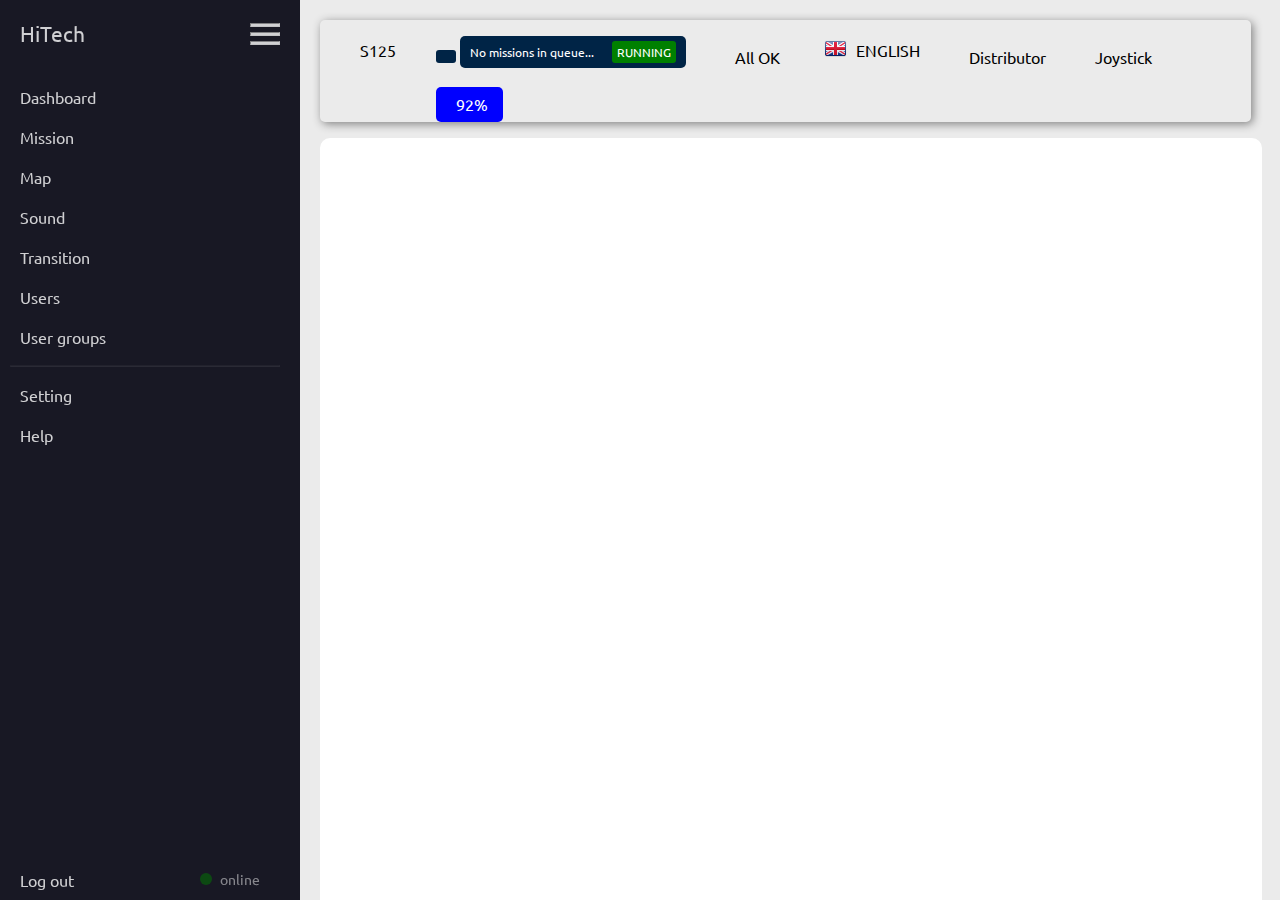
<file: index.html>
<!DOCTYPE html>
<html lang="en">
<head>
    <meta charset="UTF-8">
    <meta http-equiv="X-UA-Compatible" content="IE=edge">
    <meta name="viewport" content="width=device-width, initial-scale=1.0">
    <title>Dashboard</title>
    <link rel="stylesheet" href="https://cdnjs.cloudflare.com/ajax/libs/font-awesome/6.0.0-beta3/css/all.min.css" integrity="sha512-Fo3rlrZj/k7ujTnHg4CGR2D7kSs0v4LLanw2qksYuRlEzO+tcaEPQogQ0KaoGN26/zrn20ImR1DfuLWnOo7aBA==" crossorigin="anonymous" referrerpolicy="no-referrer" />
    <link rel="preconnect" href="https://fonts.googleapis.com">
    <link rel="preconnect" href="https://fonts.gstatic.com" crossorigin>
    <link href="https://fonts.googleapis.com/css2?family=Readex+Pro:wght@300&family=Ubuntu&display=swap" rel="stylesheet">
    <link rel="stylesheet" href="./assets/style.css">
</head>
<body>
    <nav class="vertical-menu-wrapper">
        <div class="vertical-menu-logo">
          <div>HiTech</div>
          <span id="open-menu-btn" class="open-menu-btn"><hr><hr><hr></span>
        </div>
        <ul class="vertical-menu">
          <li>Dashboard</li>
          <li>
              <a href="mission.html">Mission</a>
          </li>
          <li>Map</li>
          <li>Sound</li>
          <li>Transition</li>
          <li>Users</li>
          <li>User groups</li>
          <hr />
          <li>Setting</li>
          <li>Help</li>
          <li id="user-info">Log out<span>online</span></li>
        </ul>
    </nav>
    <div class="content-wrapper">
        <div class="header-hor">
            <div class="menu">
                <ul>
                    <li>
                        <a href="">
                            S125
                        </a>
                    </li>
                    <div>
                        <li class="queue-mission">
                            <button id="button-queue"><i style="color: white;" id="button-queue-i" class="fas fa-pause"></i></button>
                            <span class="status-header__all">
                                No missions in queue...
                                <span class="status-header">RUNNING</span>
                            </span>
                        </li>
                        <li>
                            <a id="ok-queue" class="ok-queue" href="#">
                                <i id="ok-queue-itag" style="color: green; margin-right: 5px;" class="fas fa-check"></i>
                                <span>All OK</span>
                            </a>
                        </li>
                        <li class="language">
                            <a href="#">
                                <img id="language-img" style="margin-right: 5px;" src="./assets/flags/GB.png" alt="">
                                <span id="language-txt">ENGLISH</span>
                            </a>
                            <div class="language-sub">
                                <div onclick="changeLang(this)">
                                    <img style="margin-right: 5px;" src="./assets/flags/GB.png" alt="">
                                    <span>ENGLISH</span>
                                </div>
                                <div onclick="changeLang(this)">
                                    <img style="margin-right: 5px;" src="./assets/flags/VN.png" alt="">
                                    <span>VIETNAM</span>
                                </div>
                                <div onclick="changeLang(this)">
                                    <img style="margin-right: 5px;" src="./assets/flags/DE.png" alt="">
                                    <span>GERMAN</span>
                                </div>
                                <div onclick="changeLang(this)">
                                    <img style="margin-right: 5px;" src="./assets/flags/CN.png" alt="">
                                    <span>CHINA</span>
                                </div>
                                <div onclick="changeLang(this)">
                                    <img style="margin-right: 5px;" src="./assets/flags/DK.png" alt="">
                                    <span>DANISH</span>
                                </div>
                            </div>
                        </li>
                        <li class="distributor">
                            <a href="#">
                                <i style="margin-right: 5px;" class="fas fa-user"></i>
                                Distributor
                            </a>
                            <div class="distributor-sub">
                                <i class="fas fa-user"></i><br>
                                <span>Distributor</span>
                                <button>
                                    <i style="margin-right: 5px;" class="fas fa-user"></i>
                                    Change user data
                                </button>
                                <button>
                                    <i class="fas fa-sign-out-alt"></i>
                                    Log out
                                </button>
                            </div>
                        </li>
                        <li>
                            <a href="">
                                <i style="margin-right: 5px;" class="fas fa-map-pin"></i>
                                Joystick
                            </a>
                        </li>
                        <li>
                            <a class="sign-in" href="">
                                <i style="margin-right: 5px;" class="fas fa-battery-full"></i>
                                92%
                            </a>
                        </li>
                    </div>
                </ul>
            </div>
        </div>
        <div class="content">
        </div>
    </div>
    <script src="./js/app.js"></script>
</body>
</html>
</file>
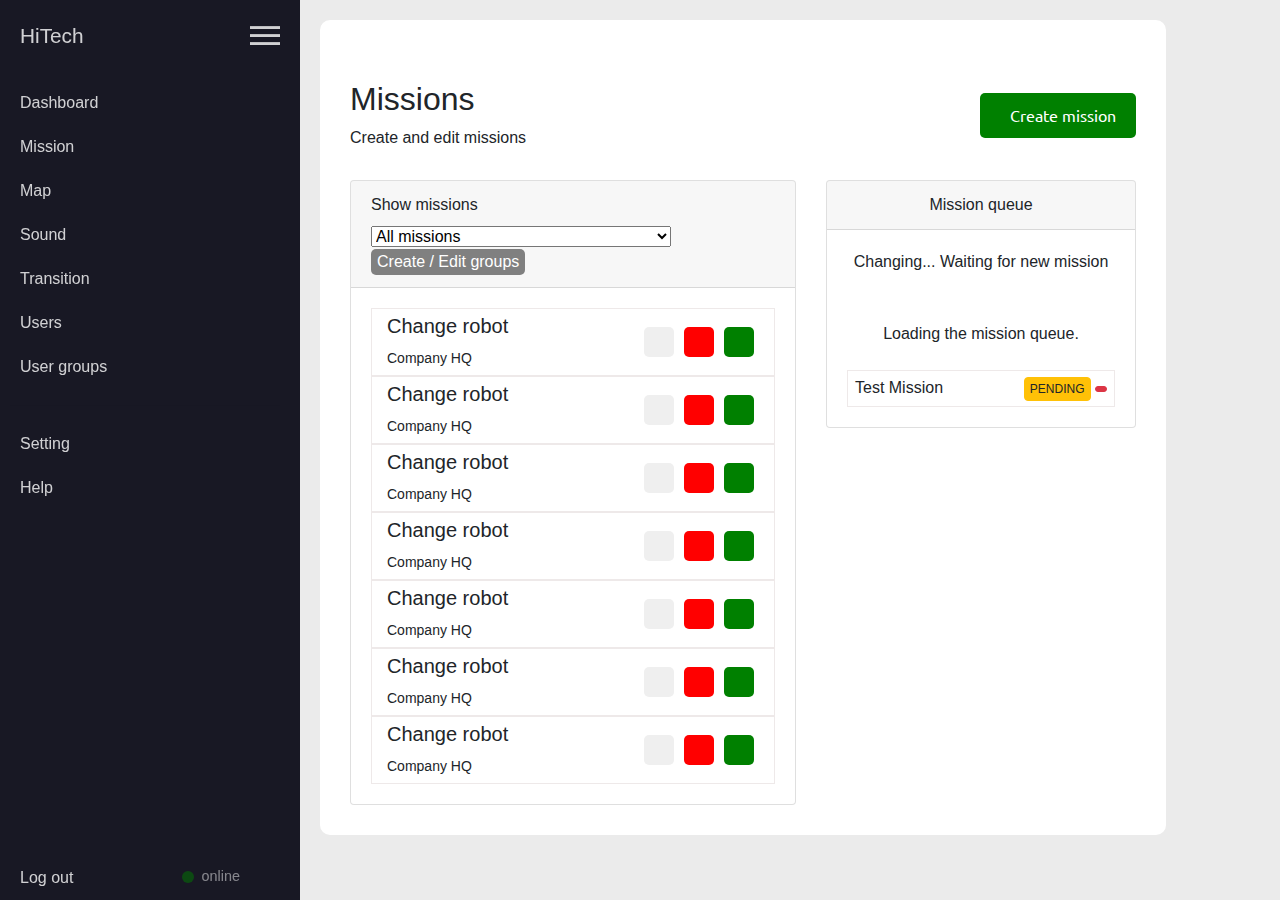
<file: mission.html>
<!DOCTYPE html>
<html lang="en">
<head>
    <meta charset="UTF-8">
    <meta http-equiv="X-UA-Compatible" content="IE=edge">
    <meta name="viewport" content="width=device-width, initial-scale=1.0">
    <title>Mission</title>
    <link rel="stylesheet" href="https://stackpath.bootstrapcdn.com/bootstrap/4.3.1/css/bootstrap.min.css" integrity="sha384-ggOyR0iXCbMQv3Xipma34MD+dH/1fQ784/j6cY/iJTQUOhcWr7x9JvoRxT2MZw1T" crossorigin="anonymous">
    <link rel="stylesheet" href="https://use.fontawesome.com/releases/v5.15.4/css/all.css" integrity="sha384-DyZ88mC6Up2uqS4h/KRgHuoeGwBcD4Ng9SiP4dIRy0EXTlnuz47vAwmeGwVChigm" crossorigin="anonymous">
    <link rel="preconnect" href="https://fonts.googleapis.com">
    <link rel="preconnect" href="https://fonts.gstatic.com" crossorigin>
    <link href="https://fonts.googleapis.com/css2?family=Readex+Pro:wght@300&family=Ubuntu&display=swap" rel="stylesheet">
    <link rel="stylesheet" href="./assets/style.css">
</head>
<body>
    <nav class="vertical-menu-wrapper">
        <div class="vertical-menu-logo">
          <div>HiTech</div>
          <span id="open-menu-btn" class="open-menu-btn"><hr><hr><hr></span>
        </div>
        <ul class="vertical-menu">
          <li>
              <a href="index.html">Dashboard</a>
          </li>
          <li>
              <a href="mission.html">Mission</a>
          </li>
          <li>Map</li>
          <li>Sound</li>
          <li>Transition</li>
          <li>Users</li>
          <li>User groups</li>
          <hr />
          <li>Setting</li>
          <li>Help</li>
          <li id="user-info">Log out<span>online</span></li>
        </ul>
    </nav>
    <div class="content-wrapper">
        <div class="content">
            <div class="content-header">
                <div class="content-header__logo">
                    <h2>Missions</h2>
                    <span>Create and edit missions</span>
                </div>
                <div class="content-header__create">
                    <button type="button" data-toggle="modal" data-target="#createMission"><i class="fas fa-plus"></i>Create mission</button>
                </div>
            </div>
            <div class="content-main">
                <div class="row">
                    <div class="col-md-7">
                        <div class="card">
                            <div class="card-header">
                                <label for="">Show missions</label><br>
                                <select class="select-mission" name="" id="">
                                    <option value="">All missions</option>
                                    <option value="">Change robot</option>
                                    <option value="">Test mission</option>
                                    <option value="">Transport Goods</option>
                                </select>
                                <button data-toggle="modal" data-target="#missionGroup" class="button-mission" type="button">Create / Edit groups</button>
                            </div>
                            <div class="card-body">
                                <div class="mission-item">
                                    <div class="content">
                                        <h5>Change robot</h5>
                                        <span>Company HQ</span>
                                    </div>
                                    <div class="control">
                                        <button type="button">
                                            <i class="fas fa-pencil-alt"></i>
                                        </button>
                                        <button type="button">
                                            <i class="fas fa-trash-alt"></i>
                                        </button>
                                        <button type="button">
                                            <i class="fas fa-sticky-note"></i>
                                        </button>
                                    </div>
                                </div>
                                <div class="mission-item">
                                    <div class="content">
                                        <h5>Change robot</h5>
                                        <span>Company HQ</span>
                                    </div>
                                    <div class="control">
                                        <button type="button">
                                            <i class="fas fa-pencil-alt"></i>
                                        </button>
                                        <button type="button">
                                            <i class="fas fa-trash-alt"></i>
                                        </button>
                                        <button type="button">
                                            <i class="fas fa-sticky-note"></i>
                                        </button>
                                    </div>
                                </div>
                                <div class="mission-item">
                                    <div class="content">
                                        <h5>Change robot</h5>
                                        <span>Company HQ</span>
                                    </div>
                                    <div class="control">
                                        <button type="button">
                                            <i class="fas fa-pencil-alt"></i>
                                        </button>
                                        <button type="button">
                                            <i class="fas fa-trash-alt"></i>
                                        </button>
                                        <button type="button">
                                            <i class="fas fa-sticky-note"></i>
                                        </button>
                                    </div>
                                </div>
                                <div class="mission-item">
                                    <div class="content">
                                        <h5>Change robot</h5>
                                        <span>Company HQ</span>
                                    </div>
                                    <div class="control">
                                        <button type="button">
                                            <i class="fas fa-pencil-alt"></i>
                                        </button>
                                        <button type="button">
                                            <i class="fas fa-trash-alt"></i>
                                        </button>
                                        <button type="button">
                                            <i class="fas fa-sticky-note"></i>
                                        </button>
                                    </div>
                                </div>
                                <div class="mission-item">
                                    <div class="content">
                                        <h5>Change robot</h5>
                                        <span>Company HQ</span>
                                    </div>
                                    <div class="control">
                                        <button type="button">
                                            <i class="fas fa-pencil-alt"></i>
                                        </button>
                                        <button type="button">
                                            <i class="fas fa-trash-alt"></i>
                                        </button>
                                        <button type="button">
                                            <i class="fas fa-sticky-note"></i>
                                        </button>
                                    </div>
                                </div>
                                <div class="mission-item">
                                    <div class="content">
                                        <h5>Change robot</h5>
                                        <span>Company HQ</span>
                                    </div>
                                    <div class="control">
                                        <button type="button">
                                            <i class="fas fa-pencil-alt"></i>
                                        </button>
                                        <button type="button">
                                            <i class="fas fa-trash-alt"></i>
                                        </button>
                                        <button type="button">
                                            <i class="fas fa-sticky-note"></i>
                                        </button>
                                    </div>
                                </div>
                                <div class="mission-item">
                                    <div class="content">
                                        <h5>Change robot</h5>
                                        <span>Company HQ</span>
                                    </div>
                                    <div class="control">
                                        <button type="button">
                                            <i class="fas fa-pencil-alt"></i>
                                        </button>
                                        <button type="button">
                                            <i class="fas fa-trash-alt"></i>
                                        </button>
                                        <button type="button">
                                            <i class="fas fa-sticky-note"></i>
                                        </button>
                                    </div>
                                </div>
                                
                            </div>
                        </div>
                    </div>
                    <div class="col-md-5">
                        <div class="card">
                            <div class="card-header text-center">
                                Mission queue
                            </div>
                            <div class="card-body">
                                <div class="card-body__change text-center">
                                    Changing... Waiting for new mission
                                </div>
                                <div class="card-body__content text-center mt-5 mb-4">
                                    <i class="fas fa-spinner mb-3"></i>
                                    <p>Loading the mission queue.</p>
                                </div>
                                <div class="card-body__mission-status">
                                    <div class="mission-status__item">
                                        <span>Test Mission</span>
                                        <div class="status-control">
                                            <button class="btn btn-warning">PENDING</button>
                                            <button class="btn btn-danger"><i class="fas fa-trash-alt"></i></button>
                                        </div>
                                    </div>
                                </div>
                            </div>
                        </div>
                    </div>
                </div>
            </div>
        </div>
    </div>

    <div class="modal fade" id="createMission" tabindex="-1" role="dialog" aria-labelledby="exampleModalCenterTitle" aria-hidden="true">
        <div class="modal-dialog modal-dialog-centered" role="document">
            <div class="modal-content">
            <div class="modal-header">
                <h5 class="modal-title" id="exampleModalLongTitle">Create Mission</h5>
                <button type="button" class="close" data-dismiss="modal" aria-label="Close">
                <span aria-hidden="true">&times;</span>
                </button>
            </div>
            <div class="modal-body create-body">
                <label for="">Name</label><br>
                <input type="text">
                <label for="">Description</label><br>
                <input type="text">
                <div class="row">
                    <div class="mission-create col-md-6">
                        <label for="">Description</label><br>
                        <select name="" id="">
                            <option value="">Missions</option>
                            <option value="">Move</option>
                            <option value="">Move</option>
                        </select>
                        <button data-toggle="modal" data-target="#missionGroup" class="form-btn btn btn-secondary" type="button">Create/Edit</button>
                    </div>
                    <div class="mission-create-custom col-md-6">
                        <label for="">Description</label><br>
                        <select name="" id="">
                            <option value="">MIR HQ</option>
                            <option value="">Move</option>
                            <option value="">Move</option>
                        </select>
                    </div>
                </div>
            </div>
            <div class="modal-footer">
                <button type="button" class="btn btn-secondary" data-dismiss="modal">Close</button>
                <button type="button" class="btn btn-success">Create mission</button>
            </div>
            </div>
        </div>
    </div>

    <div class="modal fade" id="missionGroup" tabindex="-1" role="dialog" aria-labelledby="exampleModalCenterTitle" aria-hidden="true">
        <div class="modal-dialog modal-dialog-centered" role="document">
            <div class="modal-content">
            <div class="modal-header">
                <div>
                    <h5 class="modal-title" id="exampleModalLongTitle">Mission groups</h5>
                    <div><span style="font-size: 12px; width: 250px; display: inline-block;">You can edit group names, delete groups or create new groups</span></div>
                </div>
                <button data-toggle="modal" data-target="#createMissionGroup" class="btn btn-primary">Create groups</button>
            </div>
            <div class="modal-body create-body mission-group">
                <div class="mission-group-item">
                    <h6>Move</h6>
                    <div class="mission-group-control">
                        <button class="btn btn-secondary" type="button">
                            <i class="fas fa-pencil-alt"></i>
                        </button>
                        <button class="btn btn-secondary" type="button">
                            <i class="fas fa-trash-alt"></i>
                        </button>
                    </div>
                </div>
                <div class="mission-group-item">
                    <h6>Move</h6>
                    <div class="mission-group-control">
                        <button class="btn btn-secondary" type="button">
                            <i class="fas fa-pencil-alt"></i>
                        </button>
                        <button class="btn btn-secondary" type="button">
                            <i class="fas fa-trash-alt"></i>
                        </button>
                    </div>
                </div>
                <div class="mission-group-item">
                    <h6>Move</h6>
                    <div class="mission-group-control">
                        <button class="btn btn-secondary" type="button">
                            <i class="fas fa-pencil-alt"></i>
                        </button>
                        <button class="btn btn-secondary" type="button">
                            <i class="fas fa-trash-alt"></i>
                        </button>
                    </div>
                </div>
                <div class="mission-group-item">
                    <h6>Move</h6>
                    <div class="mission-group-control">
                        <button class="btn btn-secondary" type="button">
                            <i class="fas fa-pencil-alt"></i>
                        </button>
                        <button class="btn btn-secondary" type="button">
                            <i class="fas fa-trash-alt"></i>
                        </button>
                    </div>
                </div>
            </div>
            <div class="modal-footer">
                <button type="button" class="btn btn-secondary" data-dismiss="modal">Cancel</button>
                <button type="button" class="btn btn-success">OK</button>
            </div>
            </div>
        </div>
    </div>

    <div class="modal fade" id="createMissionGroup" tabindex="-1" role="dialog" aria-labelledby="exampleModalCenterTitle" aria-hidden="true">
        <div class="modal-dialog modal-dialog-centered" role="document">
            <div class="modal-content">
            <div class="modal-header">
                <div>
                    <h5 class="modal-title" id="exampleModalLongTitle"><i class="fas fa-cogs mr-2"></i>Create mission groups</h5>
                    <div><span style="font-size: 12px">If you don't want to use any of the default group names, you can create your own group(s) and save missions
                        here. New groups will be shown in the top bar next to the default groups and contain any mission(s) you want to
                        add to it</span></div>
                </div>
            </div>
            <div class="modal-body create-body create-mission-group">
                <label for="">Name</label>
                <input type="text">
            </div>
            <div class="modal-footer">
                <button type="button" class="btn btn-secondary" data-dismiss="modal">Close</button>
                <button type="button" class="btn btn-success">OK</button>
            </div>
            </div>
        </div>
    </div>

    <script src="https://code.jquery.com/jquery-3.3.1.slim.min.js" integrity="sha384-q8i/X+965DzO0rT7abK41JStQIAqVgRVzpbzo5smXKp4YfRvH+8abtTE1Pi6jizo" crossorigin="anonymous"></script>
    <script src="https://cdnjs.cloudflare.com/ajax/libs/popper.js/1.14.7/umd/popper.min.js" integrity="sha384-UO2eT0CpHqdSJQ6hJty5KVphtPhzWj9WO1clHTMGa3JDZwrnQq4sF86dIHNDz0W1" crossorigin="anonymous"></script>
    <script src="https://stackpath.bootstrapcdn.com/bootstrap/4.3.1/js/bootstrap.min.js" integrity="sha384-JjSmVgyd0p3pXB1rRibZUAYoIIy6OrQ6VrjIEaFf/nJGzIxFDsf4x0xIM+B07jRM" crossorigin="anonymous"></script>
    <script src="./js/app.js"></script>
</body>
</html>
</file>
<file: assets/style.css>
html {
    font-family: 'Ubuntu', sans-serif;
}

body {
  margin: 0;
  background: #181824;
}

nav {
  position: fixed;
  width: 100%;
  max-width: 300px;
  bottom: 0;
  top: 0;
  display: block;
  min-height: 300px;
  height: 100%;
  color: #fff;
  opacity: 0.8;
  transition: all 300ms;
  -moz-transition: all 300ms;
  -webkit-transition: all 300ms;
}

nav .vertical-menu hr {
  opacity: 0.1;
  border-width: 0.5px;
}

nav ul {
  width: 90%;
  padding-inline-start: 0;
  margin: 10px;
  height: calc(100% - 20px);
}

nav .vertical-menu-logo {
  padding: 20px;
  font-size: 1.3em;
  position: relative;
}

nav .vertical-menu-logo .open-menu-btn {
  width: 30px;
  height: max-content;
  position: absolute;
  display: block;
  right: 20px;
  top: 0;
  bottom: 0;
  margin: auto;
  cursor: pointer;
}

nav .vertical-menu-logo .open-menu-btn hr {
  margin: 5px 0;
}

nav li {
  list-style: none;
  padding: 10px 10px;
  cursor: pointer;
}

nav li:hover, nav li a:hover {
  color: rgba(75, 105, 176, 1);
}

nav li#user-info {
  position: absolute;
  bottom: 0;
  width: 80%;
}

nav li#user-info > span {
  display: block;
  float: right;
  font-size: 0.9em;
  position: relative;
  opacity: 0.6;
}

nav li#user-info > span:after {
  content: "";
  width: 12px;
  height: 12px;
  display: block;
  position: absolute;
  background: green;
  left: -20px;
  top: 0;
  bottom: 0;
  margin: auto;
  border-radius: 50%;
}

.content-wrapper {
  width: calc(100% - 300px);
  height: 100%;
  position: fixed;
  background: #fff;
  left: 300px;
  padding: 20px;
  overflow-y: scroll;
}

.logo {
  display: flex;
  align-items: center;
}

.logo a {
  color: black;
  text-decoration: none;
}

.menu {
  width: 95%;
}

.menu ul {
  border-radius: 5px;
  padding: 0px 20px;
  box-shadow: 2px 2px 10px grey;
  display: flex;
  justify-content: space-between;
  margin-top: 0;
}

.menu ul li {
  display: inline-block;
  line-height: 60px;
  margin: 0px 20px;
}

.menu ul li a {
  display: flex;
  align-items: center;
  text-decoration: none;
  color: black;
}

.menu ul li a:hover {
  transition: ease-in 0.2s;
  color: grey;
}

.status-header {
  background-color: green;
  color: white;
  padding: 3px 5px;
  font-size: 12px;
  border-radius: 3px;
  margin-left: 15px;
}

.status-header__all {
  background-color: rgb(0, 36, 70);
  color: white;
  padding-top: 8px;
  padding-bottom: 8px;
  padding-left: 10px;
  padding-right: 10px;
  border-radius: 5px;
}

.status-header__all {
  font-size: 12px;
}

.language {
  position: relative;
}

.language:hover .language-sub {
  display: block;
}

.language-sub {
  position: absolute;
  width: 110px;
  padding: 5px 10px;
  line-height: 30px;
  background-color: rgb(235,235,235);
  display: none;
  cursor: pointer;
  left: -15%;
}

.language-sub div:hover {
  color: rgb(104, 101, 101);
}

.language a{
  display: inline-block !important;
}

.language a img {
  margin-top: 15px;
  top: 10%;
}

.distributor {
  position: relative;
  text-align: center;
  cursor: pointer;
}

.distributor-sub {
  width: 160px;
  position: absolute;
  line-height: 30px;
  padding: 15px 10px;
  background-color: rgb(235,235,235);
  display: none;
  left: -40%;
}

.distributor-sub button {
  font-size: 12px;
  padding: 7px 10px;
  outline: none;
  border: none;
  color: white;
  border-radius: 3px;
}

.distributor-sub button:first-of-type {
  background-color: rgb(0,0,255);
}

.distributor-sub button:nth-of-type(2) {
  background-color: red;
  margin-top: 5px;
}

.distributor:hover .distributor-sub {
  display: block;
}

.queue-mission button {
  background-color: rgb(0, 36, 70);
  padding-top: 7px;
  padding-bottom: 6px;
  padding-left: 10px;
  padding-right: 10px;
  border: none;
  outline: none;
  border-radius: 3px;
}

.sign-in {
  border-radius: 5px;
  line-height: 15px;
  padding: 10px 15px;
  background-color: blue;
  color: white !important;
}

.closed-menu .content-wrapper {
  width: 100%;
  left: 50px;
}

.content-wrapper {
  transition: all 300ms;
}

.vertical-menu li a {
    text-decoration: none;
    color: #fff;
}

.vertical-menu-wrapper .vertical-menu-logo div {
  transition: all 100ms;
}

.closed-menu .vertical-menu-wrapper .vertical-menu-logo div {
  margin-left: -100px;
}

.vertical-menu-wrapper .vertical-menu-logo .open-menu-btn {
  transition: all 300ms;
}

.vertical-menu-wrapper .vertical-menu-logo .open-menu-btn hr {
  background-color: white;
  height: 2px;
}

.closed-menu .vertical-menu-wrapper .vertical-menu-logo .open-menu-btn {
  left: 7px;
  right: 100%;
}

.closed-menu .vertical-menu-wrapper ul,
.closed-menu .vertical-menu-wrapper hr {
  margin-left: -300px;
}

.vertical-menu-wrapper ul,
.vertical-menu-wrapper hr {
  transition: all 100ms;
}

.content-wrapper {
  background: #ebebeb;
}

.content {
  width: 90%;
  min-height: 90%;
  background: #fff;
  border-radius: 10px;
  padding: 30px;
}

/* END DASHBOARD PAGE */


/* START MISSION PAGE */
.content-header {
    margin-top: 30px;
    display: flex;
    justify-content: space-between;
    margin-bottom: 30px;
}

.content-header__create {
    display: flex;
    align-items: center;
}

.content-header__create button {
    padding: 10px 20px;
    border-radius: 5px;
    outline: none;
    border: none;
    background-color: green;
    color: white;
    cursor: pointer;
    font-family: 'Ubuntu', sans-serif;
}

.content-header__create i {
    margin-right: 10px;
}

.select-mission {
    width: 300px;
    outline: none;
}

.button-mission {
    color: white;
    outline: none;
    border: none;
    border-radius: 5px;
    background-color: gray;
}

.button-mission:focus {
    outline: none;
}

.mission-item {
    display: flex;
    justify-content: space-between;
    border: 1px solid rgb(238, 233, 233);
    padding: 5px 15px;
}

.mission-item .content {
    margin-left: 0;
    padding: 0;
}

.mission-item .content span {
    font-size: 14px;

}
.mission-item .control {
    display: flex;
    align-items: center;
}

.mission-item .control button {
    width: 30px;
    height: 30px;
    margin: 0 5px;
    border-radius: 5px;
    border: none;
}

.mission-item .control button:nth-child(2) {
    background-color: red;
    color: white;
}

.mission-item .control button:nth-child(3) {
    background-color: green;
    color: white;
}

.mission-status__item {
  display: flex;
  justify-content: space-between;
  border: 1px solid rgb(238, 233, 233);
  padding: 5px 7px;
}

.mission-status__item button {
  padding: 2px 5px;
  font-size: 12px;
}

.create-body input {
  width: 100%;
  outline: rgb(189, 187, 187);
  border: 1px solid rgb(189, 187, 187);
  background-color: rgb(245, 240, 240);
  margin-bottom: 10px;
}

.create-body label {
  font-weight: bold;
}

.form-btn {
  padding: 0px 7px;
}

.mission-create select{
  width: 50%;
  height: 35px;
  outline: rgb(189, 187, 187);
  border: 1px solid rgb(189, 187, 187);
  background-color: rgb(245, 240, 240);
}

.mission-create-custom select{
  width: 100%;
  height: 35px;
  outline: rgb(189, 187, 187);
  border: 1px solid rgb(189, 187, 187);
  background-color: rgb(245, 240, 240);
}

.mission-group-item h6{
  padding-left: 20px;
}

.mission-group-item:nth-child(2n+1) {
  display: flex;
  justify-content: space-between;
  padding: 7px 7px;
  background-color: rgb(241, 238, 238);
}

.mission-group-item:nth-child(2n) {
  display: flex;
  justify-content: space-between;
  padding: 7px 7px;
  background-color: rgb(255, 255, 255);
}

.mission-group {
  padding-left: 0;
  padding-right: 0;
  height: 200px;
  overflow-y: scroll;
}

.mission-group-control button{
  padding: 2px 5px;
}

.create-mission-group {
  height: 200px;
}
</file>
